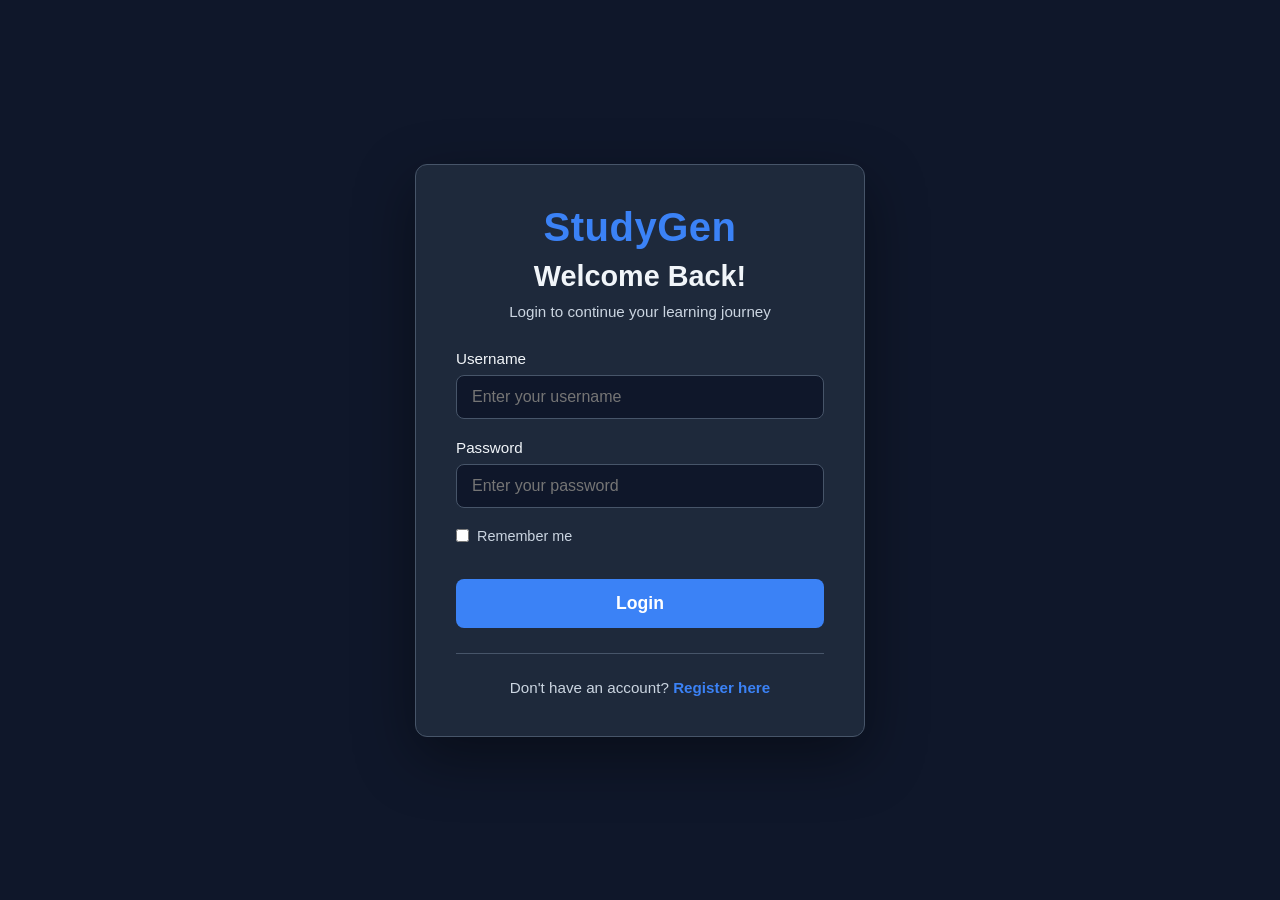
<file: index.html>
<!DOCTYPE html>
<html lang="en">
<head>
  <meta charset="UTF-8">
  <meta name="viewport" content="width=device-width, initial-scale=1.0">
  <title>StudyGen - Smart Study Schedule Generator</title>
  <style>
    * { margin: 0; padding: 0; box-sizing: border-box; }
    body {
      font-family: 'Arial', sans-serif;
      background: linear-gradient(135deg, #667eea 0%, #764ba2 100%);
      display: flex;
      justify-content: center;
      align-items: center;
      min-height: 100vh;
    }
  </style>
</head>
<body>
  <div style="color: white; text-align: center;">
    <h1 style="font-size: 3rem; margin-bottom: 20px;">StudyGen</h1>
    <p style="font-size: 1.2rem;">Loading...</p>
  </div>
  <script>
    window.onload = function() {
      const currentUser = localStorage.getItem('currentUser');
      if (currentUser) {
        window.location.href = 'HTML/dashboard.html';
      } else {
        window.location.href = 'HTML/login.html';
      }
    };
  </script>
</body>
</html>
</file>
<file: CSS/analytics.css>
/* Color Palette */
:root {
    --bg-primary: #0f172a;         /* Deep navy */
    --bg-secondary: #1e293b;       /* Dark slate */
    --bg-tertiary: #334155;        /* Medium slate */
    --accent-primary: #3b82f6;     /* Professional blue */
    --accent-secondary: #8b5cf6;   /* Complementary purple */
    --success: #10b981;            /* Green */
    --warning: #f59e0b;            /* Amber */
    --danger: #ef4444;             /* Red */
    --text-primary: #f1f5f9;       /* Light text */
    --text-secondary: #cbd5e1;     /* Muted text */
    --border-color: #475569;       /* Subtle border */
}

/* Analytics Page */
body {
  font-family: -apple-system, BlinkMacSystemFont, 'Segoe UI', 'Roboto', 'Oxygen', 'Ubuntu', 'Cantarell', sans-serif;
  background-color: var(--bg-primary);
  color: var(--text-primary);
  display: flex;
  height: 100vh;
  overflow: hidden;
}

.container {
  display: flex;
  width: 100%;
  height: 100%;
}

.sidebar {
  width: 280px;
  background-color: var(--bg-secondary);
  border-right: 1px solid var(--border-color);
  display: flex;
  flex-direction: column;
  overflow-y: auto;
  transition: all 0.3s cubic-bezier(0.4, 0, 0.2, 1);
  box-shadow: 2px 0 10px rgba(0, 0, 0, 0.2);
}

.sidebar .logo {
  font-size: 1.75rem;
  font-weight: 700;
  color: var(--accent-primary);
  padding: 24px 16px;
  text-align: center;
  border-bottom: 1px solid var(--border-color);
  letter-spacing: 0.5px;
}

.sidebar .menu {
  list-style: none;
  flex: 1;
  padding: 12px 8px;
}

.sidebar .menu li {
  margin: 4px 0;
}

.sidebar .menu a {
  display: flex;
  align-items: center;
  padding: 12px 16px;
  color: var(--text-secondary);
  text-decoration: none;
  border-radius: 8px;
  transition: all 0.2s ease;
  font-weight: 500;
  font-size: 0.95rem;
}

.sidebar .menu a:hover {
  background-color: var(--bg-tertiary);
  color: var(--accent-primary);
}

.sidebar .menu a.active {
  background-color: var(--accent-primary);
  color: white;
  font-weight: 600;
}

.analytics {
  flex: 1;
  display: flex;
  flex-direction: column;
  padding: 30px;
  overflow-y: auto;
  background-color: var(--bg-primary);
}

.analytics-header {
  margin-bottom: 30px;
}

.analytics-header h2 {
  font-size: 2.2rem;
  color: var(--accent-primary);
  margin-bottom: 8px;
  font-weight: 600;
}

.analytics-header p {
  color: var(--text-secondary);
  font-size: 1rem;
}

/* Stats Section */
.stats-section {
  background-color: var(--bg-secondary);
  padding: 25px;
  border-radius: 12px;
  margin-bottom: 25px;
  box-shadow: 0 4px 12px rgba(0, 0, 0, 0.2);
  border: 1px solid var(--border-color);
}

.stats-section h3 {
  color: var(--accent-primary);
  margin-bottom: 20px;
  font-size: 1.3rem;
  font-weight: 600;
}

.stats-container {
  display: grid;
  grid-template-columns: repeat(auto-fit, minmax(150px, 1fr));
  gap: 15px;
}

.stat-card {
  background-color: var(--bg-tertiary);
  padding: 20px;
  border-radius: 10px;
  border: 1px solid var(--border-color);
  text-align: center;
  transition: all 0.3s ease;
}

.stat-card:hover {
  border-color: var(--accent-primary);
  transform: translateY(-5px);
  box-shadow: 0 12px 24px rgba(59, 130, 246, 0.15);
}

.stat-card h4 {
  color: var(--text-secondary);
  font-size: 0.9rem;
  margin-bottom: 10px;
  text-transform: uppercase;
  letter-spacing: 1px;
}

.stat-number {
  color: var(--accent-primary);
  font-size: 2.5rem;
  font-weight: bold;
  margin: 0;
}

/* Chart Section */
.chart-section {
  background-color: var(--bg-secondary);
  padding: 25px;
  border-radius: 12px;
  margin-bottom: 25px;
  box-shadow: 0 4px 12px rgba(0, 0, 0, 0.2);
  border: 1px solid var(--border-color);
}

.chart-section h3 {
  color: var(--accent-primary);
  margin-bottom: 20px;
  font-size: 1.3rem;
  font-weight: 600;
}

.chart-wrapper {
  display: flex;
  align-items: center;
  gap: 30px;
  flex-wrap: wrap;
}

canvas {
  border-radius: 8px;
  background-color: var(--bg-tertiary);
  padding: 10px;
}

#progress-chart {
  width: 300px;
  height: 300px;
}

#time-chart {
  width: 100%;
  max-width: 500px;
  height: 300px;
}

.legend {
  display: flex;
  flex-direction: column;
  gap: 15px;
  min-width: 150px;
}

.legend-item {
  display: flex;
  align-items: center;
  gap: 10px;
  color: var(--text-primary);
  font-size: 0.95rem;
}

.legend-color {
  width: 20px;
  height: 20px;
  border-radius: 3px;
}

/* Breakdown Section */
.breakdown-section {
  background-color: var(--bg-secondary);
  padding: 25px;
  border-radius: 12px;
  box-shadow: 0 4px 12px rgba(0, 0, 0, 0.2);
  border: 1px solid var(--border-color);
}

.breakdown-section h3 {
  color: var(--accent-primary);
  margin-bottom: 20px;
  font-size: 1.3rem;
  font-weight: 600;
}

.breakdown-container {
  display: grid;
  gap: 15px;
}

.breakdown-row {
  display: grid;
  grid-template-columns: 100px 1fr 50px;
  gap: 15px;
  align-items: center;
  padding: 15px;
  background-color: var(--bg-tertiary);
  border-radius: 8px;
}

.breakdown-row > span:first-child {
  color: var(--accent-primary);
  font-weight: 500;
}

.breakdown-bar {
  background-color: var(--bg-secondary);
  height: 30px;
  border-radius: 6px;
  overflow: hidden;
}

.breakdown-progress {
  background: linear-gradient(90deg, var(--success) 0%, var(--accent-primary) 100%);
  height: 100%;
  display: flex;
  align-items: center;
  justify-content: center;
  color: white;
  font-weight: bold;
  font-size: 0.8rem;
  transition: width 0.5s ease;
}

.breakdown-row > span:last-child {
  color: var(--text-secondary);
  text-align: right;
  font-weight: 500;
}

.menu-toggle {
  display: none;
  background: none;
  border: none;
  color: #ff79c6;
  font-size: 1.5rem;
  cursor: pointer;
  padding: 10px;
  z-index: 1000;
}

@media (max-width: 768px) {
  .container {
    flex-direction: column;
  }

  .sidebar {
    width: 100%;
    height: auto;
    max-height: 0;
    overflow: hidden;
    position: absolute;
    top: 50px;
    left: 0;
    right: 0;
    z-index: 999;
    transition: max-height 0.3s ease;
  }

  .sidebar.active {
    max-height: 400px;
    box-shadow: 0 4px 8px rgba(0, 0, 0, 0.3);
  }

  .menu-toggle {
    display: block;
  }

  .analytics {
    padding: 15px;
    flex: 1;
  }

  .analytics-header h2 {
    font-size: 1.8rem;
  }

  .chart-wrapper {
    flex-direction: column;
    gap: 15px;
  }

  #progress-chart {
    width: 100%;
    max-width: 250px;
    height: 250px;
  }

  #time-chart {
    max-width: 100%;
    height: 250px;
  }

  .stats-container {
    grid-template-columns: repeat(2, 1fr);
  }

  .breakdown-row {
    grid-template-columns: 80px 1fr 40px;
    padding: 10px;
  }
}

@media (max-width: 480px) {
  .stats-container {
    grid-template-columns: 1fr;
  }

  .breakdown-row {
    grid-template-columns: 1fr;
    gap: 8px;
  }

  .breakdown-row > span {
    text-align: left;
  }
}
</file>
<file: CSS/style.css>
/* ===================================
   STUDYGEN - PROFESSIONAL DARK THEME
   =================================== */

/* Color Palette */
:root {
    --bg-primary: #0f172a;         /* Deep navy */
    --bg-secondary: #1e293b;       /* Dark slate */
    --bg-tertiary: #334155;        /* Medium slate */
    --accent-primary: #3b82f6;     /* Professional blue */
    --accent-secondary: #8b5cf6;   /* Complementary purple */
    --success: #10b981;            /* Green */
    --warning: #f59e0b;            /* Amber */
    --danger: #ef4444;             /* Red */
    --text-primary: #f1f5f9;       /* Light text */
    --text-secondary: #cbd5e1;     /* Muted text */
    --border-color: #475569;       /* Subtle border */
}

/* ===================================
   GLOBAL STYLES
   =================================== */

* {
    margin: 0;
    padding: 0;
    box-sizing: border-box;
}

html {
    scroll-behavior: smooth;
}

body {
    font-family: -apple-system, BlinkMacSystemFont, 'Segoe UI', 'Roboto', 'Oxygen', 'Ubuntu', 'Cantarell', sans-serif;
    background-color: var(--bg-primary);
    color: var(--text-primary);
    display: flex;
    height: 100vh;
    overflow: hidden;
    line-height: 1.6;
}

/* ===================================
   CONTAINER & LAYOUT
   =================================== */

.container {
    display: flex;
    width: 100%;
    height: 100%;
}

/* ===================================
   SIDEBAR
   =================================== */

.sidebar {
    width: 280px;
    background-color: var(--bg-secondary);
    border-right: 1px solid var(--border-color);
    display: flex;
    flex-direction: column;
    overflow-y: auto;
    transition: all 0.3s cubic-bezier(0.4, 0, 0.2, 1);
    box-shadow: 2px 0 10px rgba(0, 0, 0, 0.2);
}

/* Logo */
.sidebar .logo {
    font-size: 1.75rem;
    font-weight: 700;
    color: var(--accent-primary);
    padding: 24px 16px;
    text-align: center;
    border-bottom: 1px solid var(--border-color);
    letter-spacing: 0.5px;
}

/* Menu */
.sidebar .menu {
    list-style: none;
    flex: 1;
    padding: 12px 8px;
}

.sidebar .menu li {
    margin: 4px 0;
}

.sidebar .menu a {
    display: flex;
    align-items: center;
    padding: 12px 16px;
    color: var(--text-secondary);
    text-decoration: none;
    border-radius: 8px;
    transition: all 0.2s ease;
    font-weight: 500;
    font-size: 0.95rem;
    position: relative;
}

.sidebar .menu a:hover {
    background-color: rgba(59, 130, 246, 0.1);
    color: var(--text-primary);
    transform: translateX(4px);
}

.sidebar .menu a.active {
    background: linear-gradient(135deg, var(--accent-primary), var(--accent-secondary));
    color: white;
    box-shadow: 0 4px 12px rgba(59, 130, 246, 0.3);
}

/* ===================================
   DASHBOARD MAIN
   =================================== */

.dashboard {
    flex: 1;
    display: flex;
    flex-direction: column;
    padding: 30px;
    overflow-y: auto;
    background-color: var(--bg-primary);
}

/* Dashboard Header */
.dashboard-header {
    padding-top: 10px;   /* restores breathing room removed by the global * reset */
    margin-bottom: 30px;
}

.dashboard-header h2 {
    font-size: 2.2rem;
    color: var(--accent-primary);
    margin-bottom: 8px;
    font-weight: 600;
}

.dashboard-header p {
    color: var(--text-secondary);
    font-size: 1rem;
}

/* ===================================
   SECTIONS & CARDS
   =================================== */

.dashboard section {
    background-color: var(--bg-secondary);
    margin-bottom: 25px;
    padding: 25px;
    border-radius: 12px;
    border: 1px solid var(--border-color);
    box-shadow: 0 4px 12px rgba(0, 0, 0, 0.2);
    transition: all 0.3s ease;
}

.dashboard section:hover {
    border-color: rgba(59, 130, 246, 0.2);
    box-shadow: 0 8px 24px rgba(59, 130, 246, 0.1);
}

.dashboard section h3 {
    color: var(--accent-primary);
    font-size: 1.3rem;
    margin-bottom: 20px;
    font-weight: 600;
}

/* ===================================
   SECTION HEADER (for Sort Controls)
   =================================== */

.section-header {
    display: flex;
    justify-content: space-between;
    align-items: center;
    gap: 16px;
    flex-wrap: wrap;
    margin-bottom: 20px;
}

.section-header h3 {
    margin: 0;
    flex: 1;
    min-width: 150px;
}

/* ===================================
   DROPDOWN & SELECT
   =================================== */

.sort-select {
    padding: 8px 12px;
    background-color: var(--bg-tertiary);
    border: 1.5px solid var(--border-color);
    border-radius: 6px;
    color: var(--text-primary);
    font-size: 0.9rem;
    cursor: pointer;
    transition: all 0.2s ease;
    font-family: inherit;
    font-weight: 500;
}

.sort-select:hover {
    border-color: var(--accent-primary);
    background-color: rgba(59, 130, 246, 0.05);
}

.sort-select:focus {
    outline: none;
    border-color: var(--accent-primary);
    box-shadow: 0 0 0 3px rgba(59, 130, 246, 0.1);
}

.sort-select option {
    background-color: var(--bg-secondary);
    color: var(--text-primary);
    padding: 8px;
}

/* ===================================
   TASKS LIST
   =================================== */

.dashboard-tasks,
.tasks ul {
    list-style: none;
}

.task-item,
.task-item-dashboard,
.tasks ul li {
    background-color: var(--bg-tertiary);
    padding: 14px;
    margin-bottom: 10px;
    border-radius: 8px;
    border-left: 3px solid var(--accent-primary);
    transition: all 0.2s ease;
    cursor: pointer;
}

.task-item:hover,
.task-item-dashboard:hover,
.tasks ul li:hover {
    background-color: rgba(59, 130, 246, 0.1);
    border-left-color: var(--accent-secondary);
    transform: translateX(4px);
}

.task-item.completed,
.task-item-dashboard.completed {
    opacity: 0.6;
    border-left-color: var(--success);
}

.task-item.completed .task-title,
.task-item-dashboard.completed .task-title {
    text-decoration: line-through;
    color: var(--text-secondary);
}

/* Task Layout */
.task-item-dashboard {
    display: flex;
    align-items: center;
    gap: 12px;
}

.task-item-dashboard input[type="checkbox"] {
    width: 18px;
    height: 18px;
    cursor: pointer;
    accent-color: var(--accent-primary);
}

.task-item-dashboard .task-title {
    flex: 1;
    font-weight: 500;
    color: var(--text-primary);
}

.task-header {
    display: flex;
    justify-content: space-between;
    align-items: center;
    margin-bottom: 8px;
    gap: 12px;
    flex-wrap: wrap;
}

.task-subject {
    color: var(--text-secondary);
    font-size: 0.85rem;
    background-color: rgba(139, 92, 246, 0.1);
    padding: 2px 8px;
    border-radius: 4px;
    display: inline-block;
}

.task-date {
    color: var(--accent-secondary);
    font-size: 0.85rem;
    font-weight: 500;
}

/* Priority Badges */
.task-priority {
    padding: 3px 8px;
    border-radius: 4px;
    font-size: 0.75rem;
    font-weight: 600;
    text-transform: uppercase;
    letter-spacing: 0.5px;
}

.priority-high {
    background-color: rgba(239, 68, 68, 0.15);
    color: #fca5a5;
}

.priority-medium {
    background-color: rgba(245, 158, 11, 0.15);
    color: #fcd34d;
}

.priority-low {
    background-color: rgba(16, 185, 129, 0.15);
    color: #6ee7b7;
}

.task-status {
    font-size: 0.75rem;
    padding: 4px 10px;
    background-color: var(--success);
    color: white;
    border-radius: 4px;
    font-weight: 600;
    text-transform: uppercase;
    letter-spacing: 0.5px;
}

/* ===================================
   PROGRESS BARS
   =================================== */

.progress-bar-container {
    background-color: var(--bg-tertiary);
    height: 28px;
    border-radius: 8px;
    overflow: hidden;
    margin: 12px 0;
    border: 1px solid var(--border-color);
}

.progress-bar {
    background: linear-gradient(90deg, var(--accent-primary) 0%, var(--accent-secondary) 100%);
    height: 100%;
    display: flex;
    align-items: center;
    justify-content: center;
    color: white;
    font-weight: 600;
    font-size: 0.85rem;
    transition: width 0.4s cubic-bezier(0.4, 0, 0.2, 1);
    min-width: 40px;
    box-shadow: inset 0 2px 4px rgba(0, 0, 0, 0.1);
}

.progress-text {
    color: var(--text-secondary);
    font-size: 0.9rem;
    margin-top: 8px;
}

/* ===================================
   SUBJECT PROGRESS
   =================================== */

.subject-progress {
    background-color: var(--bg-secondary);
    margin-bottom: 25px;
    padding: 25px;
    border-radius: 12px;
    border: 1px solid var(--border-color);
    box-shadow: 0 4px 12px rgba(0, 0, 0, 0.2);
}

.subject-progress h3 {
    color: var(--accent-primary);
    font-size: 1.3rem;
    margin-bottom: 20px;
    font-weight: 600;
}

.subject-progress-item {
    background-color: var(--bg-tertiary);
    padding: 14px;
    border-radius: 8px;
    margin-bottom: 12px;
    border: 1px solid var(--border-color);
    transition: all 0.2s ease;
}

.subject-progress-item:hover {
    background-color: rgba(59, 130, 246, 0.05);
    border-color: var(--accent-primary);
}

.subject-header {
    display: flex;
    justify-content: space-between;
    align-items: center;
    margin-bottom: 12px;
    gap: 12px;
}

.subject-header strong {
    font-weight: 600;
    color: var(--accent-primary);
    font-size: 0.95rem;
}

.subject-stat {
    font-size: 0.8rem;
    color: var(--accent-secondary);
    background-color: rgba(139, 92, 246, 0.1);
    padding: 4px 8px;
    border-radius: 4px;
    font-weight: 600;
}

/* ===================================
   CALENDAR
   =================================== */

.calendar iframe {
    width: 100%;
    height: 350px;
    border-radius: 8px;
    border: 1px solid var(--border-color) !important;
}

/* ===================================
   BUTTONS
   =================================== */

.btn-link {
    display: inline-flex;
    align-items: center;
    gap: 6px;
    margin-top: 16px;
    padding: 10px 18px;
    background: linear-gradient(135deg, var(--accent-primary), var(--accent-secondary));
    color: white;
    text-decoration: none;
    border-radius: 6px;
    font-weight: 600;
    font-size: 0.9rem;
    transition: all 0.2s ease;
    box-shadow: 0 4px 12px rgba(59, 130, 246, 0.3);
    cursor: pointer;
    border: none;
}

.btn-link:hover {
    transform: translateY(-2px);
    box-shadow: 0 6px 16px rgba(59, 130, 246, 0.4);
}

.btn-link:active {
    transform: translateY(0);
}

/* ===================================
   EMPTY STATES
   =================================== */

.no-tasks,
.loading {
    text-align: center;
    color: var(--text-secondary);
    padding: 32px 16px;
    font-size: 0.95rem;
}

.no-tasks a {
    color: var(--accent-primary);
    text-decoration: none;
    font-weight: 600;
    transition: all 0.2s ease;
}

.no-tasks a:hover {
    text-decoration: underline;
    color: var(--accent-secondary);
}

/* ===================================
   NOTIFICATIONS
   =================================== */

.notification {
    position: fixed;
    top: 24px;
    right: 24px;
    padding: 14px 20px;
    border-radius: 8px;
    color: white;
    font-weight: 600;
    font-size: 0.9rem;
    box-shadow: 0 8px 24px rgba(0, 0, 0, 0.3);
    z-index: 10000;
    opacity: 0;
    transform: translateX(400px);
    transition: all 0.3s cubic-bezier(0.4, 0, 0.2, 1);
}

.notification.show {
    opacity: 1;
    transform: translateX(0);
}

.notification-success {
    background: linear-gradient(135deg, var(--success) 0%, #059669 100%);
}

.notification-error {
    background: linear-gradient(135deg, var(--danger) 0%, #dc2626 100%);
}

.notification-info {
    background: linear-gradient(135deg, var(--accent-primary) 0%, var(--accent-secondary) 100%);
}

/* ===================================
   MENU TOGGLE (Mobile)
   =================================== */

.menu-toggle {
    display: none;
    position: fixed;
    top: 16px;
    left: 16px;
    z-index: 1001;
    background: linear-gradient(135deg, var(--accent-primary), var(--accent-secondary));
    border: none;
    padding: 10px 14px;
    border-radius: 6px;
    cursor: pointer;
    font-size: 1.2rem;
    color: white;
    box-shadow: 0 4px 12px rgba(59, 130, 246, 0.3);
    transition: all 0.2s ease;
}

.menu-toggle:hover {
    transform: scale(1.05);
    box-shadow: 0 6px 16px rgba(59, 130, 246, 0.4);
}

/* ===================================
   SCROLLBAR CUSTOMIZATION
   =================================== */

::-webkit-scrollbar {
    width: 8px;
}

::-webkit-scrollbar-track {
    background-color: var(--bg-primary);
}

::-webkit-scrollbar-thumb {
    background-color: var(--border-color);
    border-radius: 4px;
}

::-webkit-scrollbar-thumb:hover {
    background-color: var(--accent-primary);
}

/* ===================================
   RESPONSIVE DESIGN
   =================================== */

@media (max-width: 1024px) {
    .sidebar {
        width: 240px;
    }

    .dashboard section,
    .subject-progress {
        margin-bottom: 20px;
        padding: 20px;
    }

    .dashboard-header h2 {
        font-size: 1.75rem;
    }
}

@media (max-width: 768px) {
    .sidebar {
        position: fixed;
        left: -100%;
        top: 0;
        width: 75%;
        height: 100%;
        z-index: 1000;
        transition: left 0.3s ease;
        box-shadow: 2px 0 20px rgba(0, 0, 0, 0.3);
    }

    .sidebar.active {
        left: 0;
    }

    .menu-toggle {
        display: block;
    }

    .dashboard {
        /* padding-top accounts for the fixed menu-toggle button */
        padding: 60px 20px 20px;
        flex: 1;
    }

    .dashboard-header {
        padding-top: 0; /* reset the desktop offset — toggle button already adds visual gap */
    }

    .dashboard-header h2 {
        font-size: 1.75rem;
    }

    .dashboard section,
    .subject-progress {
        margin-bottom: 16px;
        padding: 16px;
    }

    .section-header {
        flex-direction: column;
        align-items: stretch;
    }

    .sort-select {
        width: 100%;
    }

    .calendar iframe {
        height: 280px;
    }
}

@media (max-width: 480px) {
    .sidebar {
        width: 85%;
    }

    .dashboard {
        padding: 50px 15px 15px;
    }

    .dashboard-header {
        padding-top: 0;
    }

    .dashboard-header h2 {
        font-size: 1.3rem;
    }

    .dashboard-header p {
        font-size: 0.85rem;
    }

    .dashboard section,
    .subject-progress {
        margin-bottom: 12px;
        padding: 12px;
        border-radius: 10px;
    }

    .dashboard section h3,
    .subject-progress h3 {
        font-size: 1.1rem;
        margin-bottom: 12px;
    }

    .task-item,
    .task-item-dashboard,
    .tasks ul li {
        padding: 10px;
        font-size: 0.9rem;
    }

    .subject-progress-item {
        padding: 10px;
        margin-bottom: 8px;
    }

    .subject-header {
        flex-direction: column;
        align-items: flex-start;
        gap: 6px;
    }

    .sort-select {
        font-size: 0.85rem;
    }

    .calendar iframe {
        height: 250px;
    }

    .btn-link {
        width: 100%;
        justify-content: center;
        padding: 12px;
    }

    .notification {
        top: 12px;
        right: 12px;
        left: 12px;
        padding: 12px;
        font-size: 0.85rem;
    }
}

@media (max-width: 360px) {
    .dashboard-header h2 {
        font-size: 1.1rem;
    }

    .dashboard section h3,
    .subject-progress h3 {
        font-size: 1rem;
    }

    .task-header {
        flex-direction: column;
        align-items: flex-start;
    }

    .subject-header strong {
        font-size: 0.9rem;
    }
}
</file>
<file: CSS/login.css>
/* Color Palette */
:root {
    --bg-primary: #0f172a;         /* Deep navy */
    --bg-secondary: #1e293b;       /* Dark slate */
    --bg-tertiary: #334155;        /* Medium slate */
    --accent-primary: #3b82f6;     /* Professional blue */
    --accent-secondary: #8b5cf6;   /* Complementary purple */
    --success: #10b981;            /* Green */
    --warning: #f59e0b;            /* Amber */
    --danger: #ef4444;             /* Red */
    --text-primary: #f1f5f9;       /* Light text */
    --text-secondary: #cbd5e1;     /* Muted text */
    --border-color: #475569;       /* Subtle border */
}

/* General Reset */
* {
  margin: 0;
  padding: 0;
  box-sizing: border-box;
}

body {
  font-family: -apple-system, BlinkMacSystemFont, 'Segoe UI', 'Roboto', 'Oxygen', 'Ubuntu', 'Cantarell', sans-serif;
  background-color: var(--bg-primary);
  color: var(--text-primary);
  display: flex;
  justify-content: center;
  align-items: center;
  min-height: 100vh;
  padding: 20px;
}

/* Login Container */
.login-container {
  width: 100%;
  max-width: 450px;
  animation: fadeIn 0.5s ease-in;
}

@keyframes fadeIn {
  from {
    opacity: 0;
    transform: translateY(-20px);
  }
  to {
    opacity: 1;
    transform: translateY(0);
  }
}

@keyframes slideUp {
  from {
    opacity: 0;
    transform: translateY(10px);
  }
  to {
    opacity: 1;
    transform: translateY(0);
  }
}

@keyframes pulse {
  0%, 100% {
    box-shadow: 0 0 0 0 rgba(59, 130, 246, 0.7);
  }
  50% {
    box-shadow: 0 0 0 6px rgba(59, 130, 246, 0);
  }
}

/* Login Box */
.login-box {
  background: var(--bg-secondary);
  padding: 40px;
  border-radius: 12px;
  box-shadow: 0 20px 60px rgba(0, 0, 0, 0.4);
  text-align: center;
  border: 1px solid var(--border-color);
}

.logo {
  color: var(--accent-primary);
  font-size: 2.5rem;
  margin-bottom: 10px;
  font-weight: bold;
  letter-spacing: 0.5px;
}

.login-box h2 {
  color: var(--text-primary);
  margin-bottom: 10px;
  font-size: 1.8rem;
  font-weight: 600;
}

.subtitle {
  color: var(--text-secondary);
  margin-bottom: 30px;
  font-size: 0.95rem;
}

/* Form Styles */
.form-group {
  margin-bottom: 20px;
  text-align: left;
}

.form-group label {
  display: block;
  margin-bottom: 8px;
  color: var(--text-primary);
  font-weight: 500;
  font-size: 0.95rem;
}

.form-group input[type="text"],
.form-group input[type="password"],
.form-group input[type="email"] {
  width: 100%;
  padding: 12px 15px;
  border: 1px solid var(--border-color);
  border-radius: 8px;
  font-size: 1rem;
  transition: all 0.3s ease;
  background: var(--bg-primary);
  color: var(--text-primary);
}

.form-group input:focus {
  outline: none;
  border-color: var(--accent-primary);
  background: var(--bg-tertiary);
  box-shadow: 0 0 0 3px rgba(59, 130, 246, 0.1);
}

/* Checkbox Group */
.checkbox-group {
  display: flex;
  align-items: center;
  margin-bottom: 25px;
}

.checkbox-group input[type="checkbox"] {
  width: auto;
  margin-right: 8px;
  cursor: pointer;
  accent-color: var(--accent-primary);
}

.checkbox-group label {
  margin: 0;
  cursor: pointer;
  font-size: 0.9rem;
  color: var(--text-secondary);
}

/* Button Styles */
.btn-login,
.btn-register {
  width: 100%;
  padding: 14px;
  background: var(--accent-primary);
  color: white;
  border: none;
  border-radius: 8px;
  font-size: 1.1rem;
  font-weight: bold;
  cursor: pointer;
  transition: all 0.3s cubic-bezier(0.4, 0, 0.2, 1);
  margin-top: 10px;
}

.btn-login:hover,
.btn-register:hover {
  background: #2563eb;
  transform: translateY(-2px);
  box-shadow: 0 10px 20px rgba(59, 130, 246, 0.3);
}

.btn-login:active,
.btn-register:active {
  transform: translateY(0);
}

/* Error Message */
.error-message {
  background: rgba(239, 68, 68, 0.1);
  color: #fca5a5;
  padding: 12px 15px;
  border-radius: 8px;
  margin-top: 15px;
  font-size: 0.9rem;
  border-left: 4px solid var(--danger);
}

.success-message {
  background: rgba(16, 185, 129, 0.1);
  color: #86efac;
  padding: 12px 15px;
  border-radius: 8px;
  margin-top: 15px;
  font-size: 0.9rem;
  border-left: 4px solid var(--success);
}

/* Register Link */
.register-link {
  margin-top: 25px;
  padding-top: 25px;
  border-top: 1px solid var(--border-color);
}

.register-link p {
  color: var(--text-secondary);
  font-size: 0.95rem;
}

.register-link a {
  color: var(--accent-primary);
  text-decoration: none;
  font-weight: 600;
  transition: color 0.3s ease;
}

.register-link a:hover {
  color: #60a5fa;
}

.register-link a:hover {
  color: #764ba2;
  text-decoration: underline;
}

/* Modal Styles */
.modal {
  position: fixed;
  z-index: 1000;
  left: 0;
  top: 0;
  width: 100%;
  height: 100%;
  background-color: rgba(0, 0, 0, 0.6);
  display: flex;
  justify-content: center;
  align-items: center;
  animation: fadeIn 0.3s ease;
}

.modal-content {
  background: #ffffff;
  padding: 40px;
  border-radius: 15px;
  box-shadow: 0 10px 40px rgba(0, 0, 0, 0.3);
  width: 90%;
  max-width: 450px;
  position: relative;
  animation: slideUp 0.3s ease;
}

@keyframes slideUp {
  from {
    opacity: 0;
    transform: translateY(50px);
  }
  to {
    opacity: 1;
    transform: translateY(0);
  }
}

.modal-content h2 {
  color: #333;
  margin-bottom: 25px;
  text-align: center;
}

.close {
  position: absolute;
  right: 20px;
  top: 15px;
  font-size: 2rem;
  font-weight: bold;
  color: #999;
  cursor: pointer;
  transition: color 0.3s ease;
}

.close:hover {
  color: #333;
}

/* Responsive Design */
@media (max-width: 768px) {
  .login-box,
  .modal-content {
    padding: 30px 20px;
  }
  
  .logo {
    font-size: 2rem;
  }
  
  .login-box h2 {
    font-size: 1.5rem;
  }
}

@media (max-width: 480px) {
  body {
    padding: 10px;
  }
  
  .login-box,
  .modal-content {
    padding: 25px 15px;
  }
  
  .logo {
    font-size: 1.8rem;
  }
  
  .btn-login,
  .btn-register {
    font-size: 1rem;
    padding: 12px;
  }
}
</file>
<file: CSS/schedule.css>
/* Color Palette */
:root {
    --bg-primary: #0f172a;         /* Deep navy */
    --bg-secondary: #1e293b;       /* Dark slate */
    --bg-tertiary: #334155;        /* Medium slate */
    --accent-primary: #3b82f6;     /* Professional blue */
    --accent-secondary: #8b5cf6;   /* Complementary purple */
    --success: #10b981;            /* Green */
    --warning: #f59e0b;            /* Amber */
    --danger: #ef4444;             /* Red */
    --text-primary: #f1f5f9;       /* Light text */
    --text-secondary: #cbd5e1;     /* Muted text */
    --border-color: #475569;       /* Subtle border */
}

/* Schedule Task Page */
body {
    font-family: -apple-system, BlinkMacSystemFont, 'Segoe UI', 'Roboto', 'Oxygen', 'Ubuntu', 'Cantarell', sans-serif;
    background-color: var(--bg-primary);
    color: var(--text-primary);
    display: flex;
    height: 100vh;
    overflow: hidden;
}

.container {
    display: flex;
    width: 100%;
    height: 100%;
}

.sidebar {
    width: 280px;
    background-color: var(--bg-secondary);
    border-right: 1px solid var(--border-color);
    display: flex;
    flex-direction: column;
    overflow-y: auto;
    transition: all 0.3s cubic-bezier(0.4, 0, 0.2, 1);
    box-shadow: 2px 0 10px rgba(0, 0, 0, 0.2);
}

.sidebar .logo {
    font-size: 1.75rem;
    font-weight: 700;
    color: var(--accent-primary);
    padding: 24px 16px;
    text-align: center;
    border-bottom: 1px solid var(--border-color);
    letter-spacing: 0.5px;
}

.sidebar .menu {
    list-style: none;
    flex: 1;
    padding: 12px 8px;
}

.sidebar .menu li {
    margin: 4px 0;
}

.sidebar .menu a {
    display: flex;
    align-items: center;
    padding: 12px 16px;
    color: var(--text-secondary);
    text-decoration: none;
    border-radius: 8px;
    transition: all 0.2s ease;
    font-weight: 500;
    font-size: 0.95rem;
}

.sidebar .menu a:hover {
    background-color: var(--bg-tertiary);
    color: var(--accent-primary);
}

.sidebar .menu a.active {
    background-color: var(--accent-primary);
    color: white;
    font-weight: 600;
}

.schedule-task {
    flex: 1;
    display: flex;
    flex-direction: column;
    padding: 30px;
    overflow-y: auto;
    background-color: var(--bg-primary);
}

.dashboard-header {
    margin-bottom: 30px;
}

.dashboard-header h2 {
    font-size: 2.2rem;
    color: var(--accent-primary);
    margin-bottom: 8px;
    font-weight: 600;
}

.dashboard-header p {
    color: var(--text-secondary);
    font-size: 1rem;
}

.task-form {
    background-color: var(--bg-secondary);
    padding: 25px;
    border-radius: 12px;
    margin-bottom: 25px;
    box-shadow: 0 4px 12px rgba(0, 0, 0, 0.2);
    border: 1px solid var(--border-color);
}

.task-form h3 {
    color: var(--accent-primary);
    margin-bottom: 20px;
    font-size: 1.3rem;
    font-weight: 600;
}

#add-task-form {
    display: grid;
    gap: 15px;
}

.form-group {
    display: flex;
    flex-direction: column;
}

.form-group label {
    color: var(--text-primary);
    margin-bottom: 8px;
    font-weight: 500;
    font-size: 0.95rem;
}

.form-group input,
.form-group textarea,
.form-group select {
    padding: 12px;
    background-color: var(--bg-tertiary);
    border: 1px solid var(--border-color);
    border-radius: 8px;
    color: var(--text-primary);
    font-size: 1rem;
    font-family: inherit;
    transition: all 0.3s ease;
}

.form-group input:focus,
.form-group textarea:focus,
.form-group select:focus {
    outline: none;
    border-color: var(--accent-primary);
    background-color: var(--bg-secondary);
    box-shadow: 0 0 0 3px rgba(59, 130, 246, 0.1);
}

.btn-add-task {
    padding: 12px 20px;
    background: var(--accent-primary);
    color: white;
    border: none;
    border-radius: 8px;
    font-size: 1rem;
    font-weight: bold;
    cursor: pointer;
    transition: all 0.3s cubic-bezier(0.4, 0, 0.2, 1);
}

.btn-add-task:hover {
    background: #2563eb;
    transform: translateY(-2px);
    box-shadow: 0 10px 20px rgba(59, 130, 246, 0.3);
}

.task-list {
    background-color: var(--bg-secondary);
    padding: 25px;
    border-radius: 12px;
    box-shadow: 0 4px 12px rgba(0, 0, 0, 0.2);
    border: 1px solid var(--border-color);
}

.task-list h3 {
    color: var(--accent-primary);
    margin-bottom: 20px;
    font-size: 1.3rem;
    font-weight: 600;
}

.task-grid {
    display: grid;
    grid-template-columns: repeat(auto-fill, minmax(280px, 1fr));
    gap: 20px;
}

.task-card {
    background-color: var(--bg-tertiary);
    padding: 20px;
    border-radius: 10px;
    border: 1px solid var(--border-color);
    transition: all 0.3s ease;
    position: relative;
}

.task-card:hover {
    border-color: var(--accent-primary);
    transform: translateY(-5px);
    box-shadow: 0 12px 24px rgba(59, 130, 246, 0.15);
}

.task-card.completed {
    opacity: 0.7;
    border-color: var(--success);
}

.task-card-header {
    display: flex;
    justify-content: space-between;
    align-items: flex-start;
    margin-bottom: 12px;
}

.task-card-header h3 {
    color: var(--text-primary);
    font-size: 1.1rem;
    margin: 0;
    word-break: break-word;
}

.task-priority {
    padding: 4px 10px;
    border-radius: 4px;
    font-size: 0.75rem;
    font-weight: bold;
}

.task-priority.high {
    background-color: var(--danger);
    color: white;
}

.task-priority.medium {
    background-color: var(--warning);
    color: white;
}

.task-priority.low {
    background-color: var(--success);
    color: white;
}

.task-subject {
    color: var(--text-secondary);
    font-size: 0.9rem;
    margin: 8px 0;
}

.task-description {
    color: var(--text-primary);
    font-size: 0.9rem;
    margin: 8px 0;
    max-height: 50px;
    overflow: hidden;
    text-overflow: ellipsis;
}

.task-date {
    color: var(--accent-primary);
    font-size: 0.85rem;
    margin: 8px 0;
}

.task-time {
    color: var(--text-secondary);
    font-size: 0.85rem;
    margin: 8px 0;
}

.task-actions {
    display: flex;
    gap: 8px;
    margin-top: 15px;
    flex-wrap: wrap;
}

.btn-small {
    padding: 6px 12px;
    border: none;
    border-radius: 4px;
    cursor: pointer;
    font-size: 0.85rem;
    transition: all 0.3s ease;
    flex: 1;
    min-width: 70px;
}

.btn-edit {
    background-color: var(--accent-primary);
    color: white;
    font-weight: bold;
}

.btn-edit:hover {
    background-color: #2563eb;
}

.btn-toggle {
    background-color: var(--success);
    color: white;
    font-weight: bold;
}

.btn-toggle:hover {
    background-color: #059669;
}

.btn-delete {
    background-color: var(--danger);
    color: white;
    font-weight: bold;
}

.btn-delete:hover {
    background-color: #dc2626;
}

.menu-toggle {
    display: none;
    background: none;
    border: none;
    color: #ff79c6;
    font-size: 1.5rem;
    cursor: pointer;
    padding: 10px;
    z-index: 1000;
}

.no-tasks {
    text-align: center;
    color: var(--text-secondary);
    padding: 30px;
    grid-column: 1 / -1;
}

@media (max-width: 768px) {
    .container {
        flex-direction: column;
    }

    .sidebar {
        width: 100%;
        height: auto;
        max-height: 0;
        overflow: hidden;
        position: absolute;
        top: 50px;
        left: 0;
        right: 0;
        z-index: 999;
        transition: max-height 0.3s ease;
    }

    .sidebar.active {
        max-height: 400px;
        box-shadow: 0 4px 8px rgba(0, 0, 0, 0.3);
    }

    .menu-toggle {
        display: block;
    }

    .schedule-task {
        padding: 15px;
        flex: 1;
    }

    .task-grid {
        grid-template-columns: 1fr;
    }

    .task-form {
        padding: 15px;
    }

    #add-task-form {
        gap: 10px;
    }

    .dashboard-header h2 {
        font-size: 1.8rem;
    }
}
</file>
<file: CSS/studymaterial.css>
/* Color Palette */
:root {
    --bg-primary: #0f172a;         /* Deep navy */
    --bg-secondary: #1e293b;       /* Dark slate */
    --bg-tertiary: #334155;        /* Medium slate */
    --accent-primary: #3b82f6;     /* Professional blue */
    --accent-secondary: #8b5cf6;   /* Complementary purple */
    --success: #10b981;            /* Green */
    --warning: #f59e0b;            /* Amber */
    --danger: #ef4444;             /* Red */
    --text-primary: #f1f5f9;       /* Light text */
    --text-secondary: #cbd5e1;     /* Muted text */
    --border-color: #475569;       /* Subtle border */
}

/* Study Material Page */
body {
    font-family: -apple-system, BlinkMacSystemFont, 'Segoe UI', 'Roboto', 'Oxygen', 'Ubuntu', 'Cantarell', sans-serif;
    background-color: var(--bg-primary);
    color: var(--text-primary);
    display: flex;
    height: 100vh;
    overflow: hidden;
}

.container {
    display: flex;
    width: 100%;
    height: 100%;
}

.sidebar {
    width: 280px;
    background-color: var(--bg-secondary);
    border-right: 1px solid var(--border-color);
    display: flex;
    flex-direction: column;
    overflow-y: auto;
    transition: all 0.3s cubic-bezier(0.4, 0, 0.2, 1);
    box-shadow: 2px 0 10px rgba(0, 0, 0, 0.2);
}

.sidebar .logo {
    font-size: 1.75rem;
    font-weight: 700;
    color: var(--accent-primary);
    padding: 24px 16px;
    text-align: center;
    border-bottom: 1px solid var(--border-color);
    letter-spacing: 0.5px;
}

.sidebar .menu {
    list-style: none;
    flex: 1;
    padding: 12px 8px;
}

.sidebar .menu li {
    margin: 4px 0;
}

.sidebar .menu a {
    display: flex;
    align-items: center;
    padding: 12px 16px;
    color: var(--text-secondary);
    text-decoration: none;
    border-radius: 8px;
    transition: all 0.2s ease;
    font-weight: 500;
    font-size: 0.95rem;
}

.sidebar .menu a:hover {
    background-color: var(--bg-tertiary);
    color: var(--accent-primary);
}

.sidebar .menu a.active {
    background-color: var(--accent-primary);
    color: white;
    font-weight: 600;
}

.dashboard {
    flex: 1;
    display: flex;
    flex-direction: column;
    padding: 30px;
    overflow-y: auto;
    background-color: var(--bg-primary);
}

.dashboard-header {
    margin-bottom: 30px;
}

.dashboard-header h2 {
    font-size: 2.2rem;
    color: var(--accent-primary);
    margin-bottom: 8px;
    font-weight: 600;
}

.dashboard-header p {
    color: var(--text-secondary);
    font-size: 1rem;
}

.upload-section {
    background-color: var(--bg-secondary);
    padding: 25px;
    border-radius: 12px;
    margin-bottom: 25px;
    box-shadow: 0 4px 12px rgba(0, 0, 0, 0.2);
    border: 1px solid var(--border-color);
}

.upload-section h3 {
    color: var(--accent-primary);
    margin-bottom: 20px;
    font-size: 1.3rem;
    font-weight: 600;
}

#add-material-form {
    display: grid;
    gap: 15px;
}

.form-group {
    display: flex;
    flex-direction: column;
}

.form-group label {
    color: var(--text-primary);
    margin-bottom: 8px;
    font-weight: 500;
    font-size: 0.95rem;
}

.form-group input,
.form-group select,
.form-group textarea {
    padding: 12px;
    background-color: var(--bg-tertiary);
    border: 1px solid var(--border-color);
    border-radius: 8px;
    color: var(--text-primary);
    font-size: 1rem;
    font-family: inherit;
    transition: all 0.3s ease;
}

.form-group input:focus,
.form-group select:focus,
.form-group textarea:focus {
    outline: none;
    border-color: var(--accent-primary);
    background-color: var(--bg-secondary);
    box-shadow: 0 0 0 3px rgba(59, 130, 246, 0.1);
}

.btn-add-material {
    padding: 12px 20px;
    background: var(--accent-primary);
    color: white;
    border: none;
    border-radius: 8px;
    font-size: 1rem;
    font-weight: bold;
    cursor: pointer;
    transition: all 0.3s cubic-bezier(0.4, 0, 0.2, 1);
    width: fit-content;
}

.btn-add-material:hover {
    background: #2563eb;
    transform: translateY(-2px);
    box-shadow: 0 10px 20px rgba(59, 130, 246, 0.3);
}

.materials {
    background-color: var(--bg-secondary);
    padding: 25px;
    border-radius: 12px;
    box-shadow: 0 4px 12px rgba(0, 0, 0, 0.2);
    border: 1px solid var(--border-color);
}

.materials h3 {
    color: var(--accent-primary);
    margin-bottom: 20px;
    font-size: 1.3rem;
    font-weight: 600;
}

.material-grid {
    display: grid;
    grid-template-columns: repeat(auto-fill, minmax(300px, 1fr));
    gap: 20px;
}

.material-card {
    background-color: var(--bg-tertiary);
    padding: 20px;
    border-radius: 10px;
    border: 1px solid var(--border-color);
    transition: all 0.3s ease;
    display: flex;
    flex-direction: column;
}

.material-card:hover {
    border-color: var(--accent-primary);
    transform: translateY(-5px);
    box-shadow: 0 12px 24px rgba(59, 130, 246, 0.15);
}

.material-header {
    display: flex;
    justify-content: space-between;
    align-items: flex-start;
    margin-bottom: 15px;
}

.material-header h3 {
    color: var(--text-primary);
    font-size: 1.1rem;
    margin: 0;
    word-break: break-word;
    flex: 1;
}

.material-progress {
    background-color: var(--accent-primary);
    color: white;
    padding: 4px 12px;
    border-radius: 4px;
    font-weight: bold;
    font-size: 0.85rem;
    white-space: nowrap;
    margin-left: 10px;
}

.material-link {
    display: inline-block;
    color: var(--text-primary);
    text-decoration: none;
    padding: 10px;
    background-color: var(--bg-secondary);
    border-radius: 6px;
    margin-bottom: 15px;
    transition: all 0.3s ease;
    font-weight: 500;
    border: 1px solid var(--border-color);
}

.material-link:hover {
    background-color: var(--accent-primary);
    color: white;
    border-color: var(--accent-primary);
}

.material-actions {
    display: flex;
    gap: 8px;
    margin-top: auto;
}

.btn-small {
    padding: 8px 12px;
    border: none;
    border-radius: 4px;
    cursor: pointer;
    font-size: 0.85rem;
    transition: all 0.3s ease;
    flex: 1;
    font-weight: 500;
}

.btn-small {
    background-color: #8be9fd;
    color: #282a36;
}

.btn-small:hover {
    background-color: #50fa7b;
}

.btn-edit {
    background-color: var(--accent-primary);
    color: white;
}

.btn-edit:hover {
    background-color: #2563eb;
}

.btn-delete {
    background-color: var(--danger);
    color: white;
}

.btn-delete:hover {
    background-color: #dc2626;
}

.menu-toggle {
    display: none;
    background: none;
    border: none;
    color: #ff79c6;
    font-size: 1.5rem;
    cursor: pointer;
    padding: 10px;
    z-index: 1000;
}

.no-materials {
    text-align: center;
    color: var(--text-secondary);
    padding: 40px;
    grid-column: 1 / -1;
}

@media (max-width: 768px) {
    .container {
        flex-direction: column;
    }

    .sidebar {
        width: 100%;
        height: auto;
        max-height: 0;
        overflow: hidden;
        position: absolute;
        top: 50px;
        left: 0;
        right: 0;
        z-index: 999;
        transition: max-height 0.3s ease;
    }

    .sidebar.active {
        max-height: 400px;
        box-shadow: 0 4px 8px rgba(0, 0, 0, 0.3);
    }

    .menu-toggle {
        display: block;
    }

    .dashboard {
        padding: 15px;
        flex: 1;
    }

    .material-grid {
        grid-template-columns: 1fr;
    }

    .dashboard-header h2 {
        font-size: 1.8rem;
    }
}
</file>
